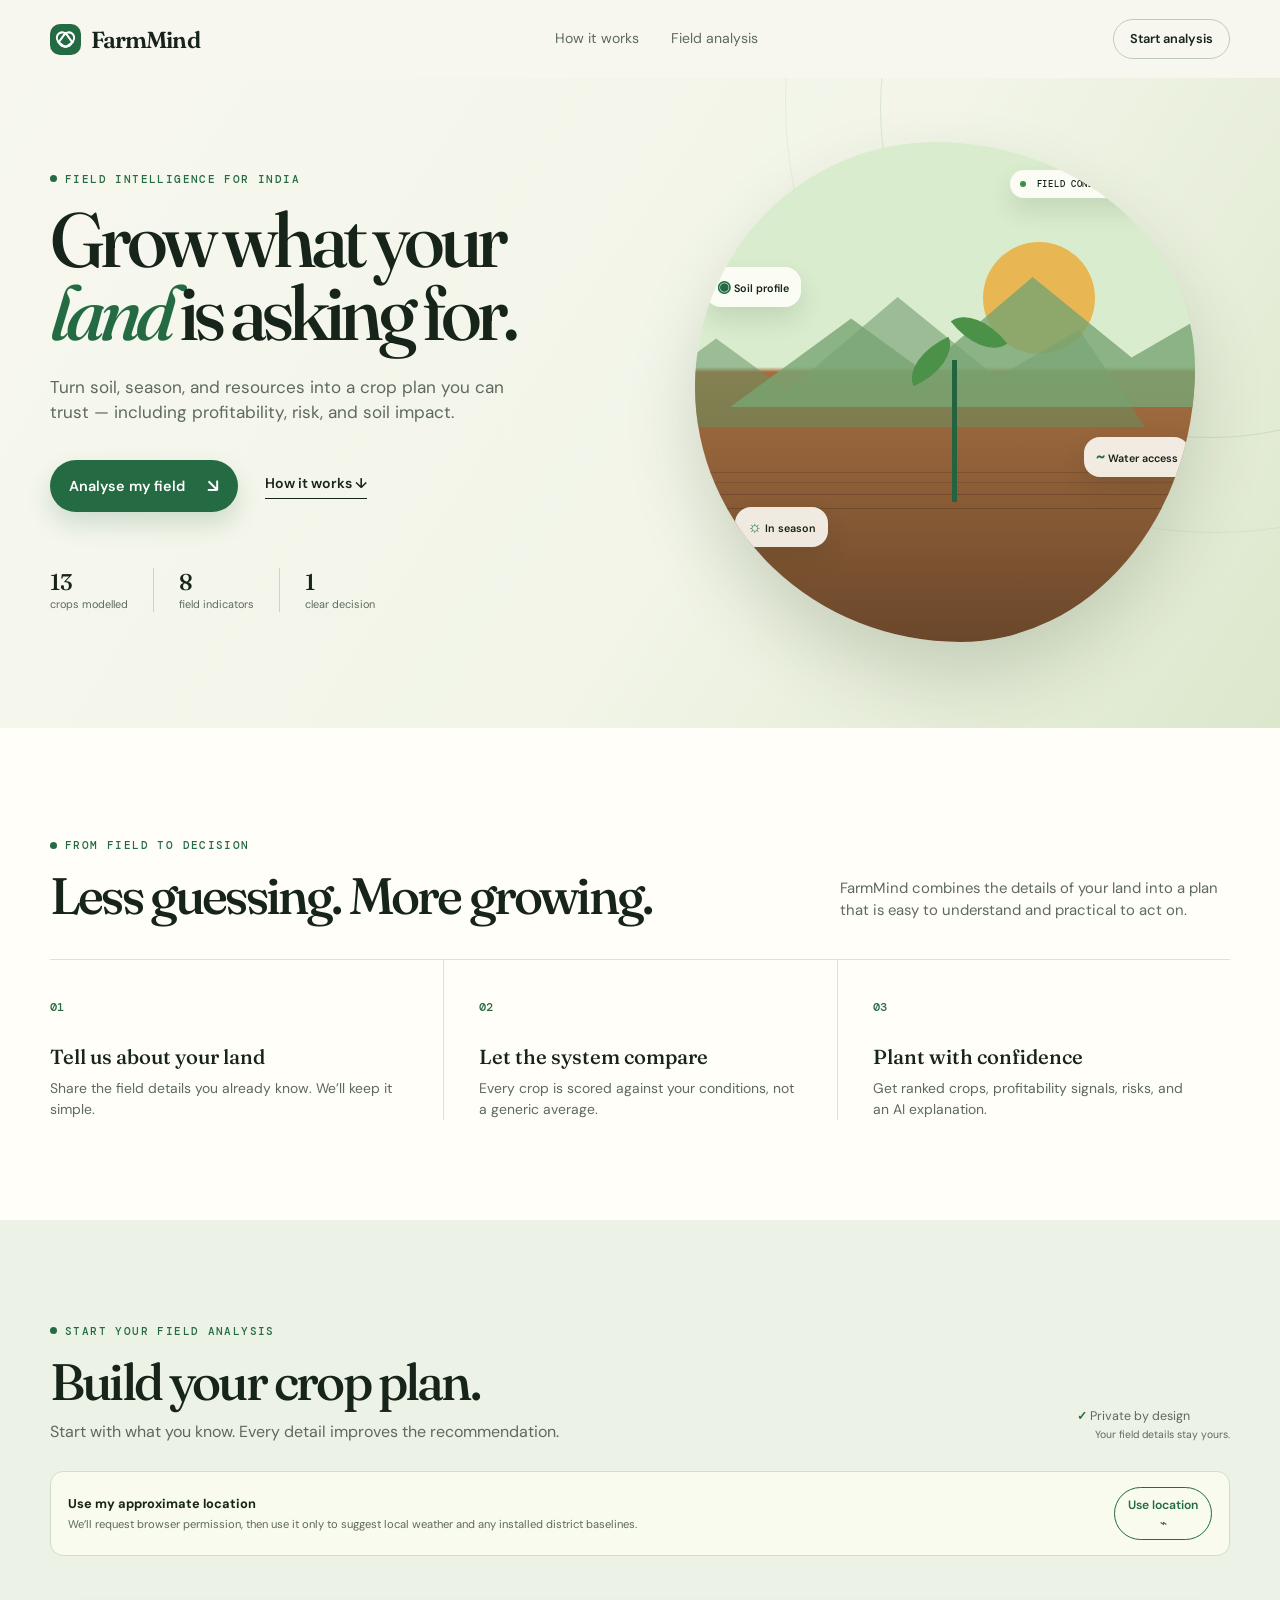
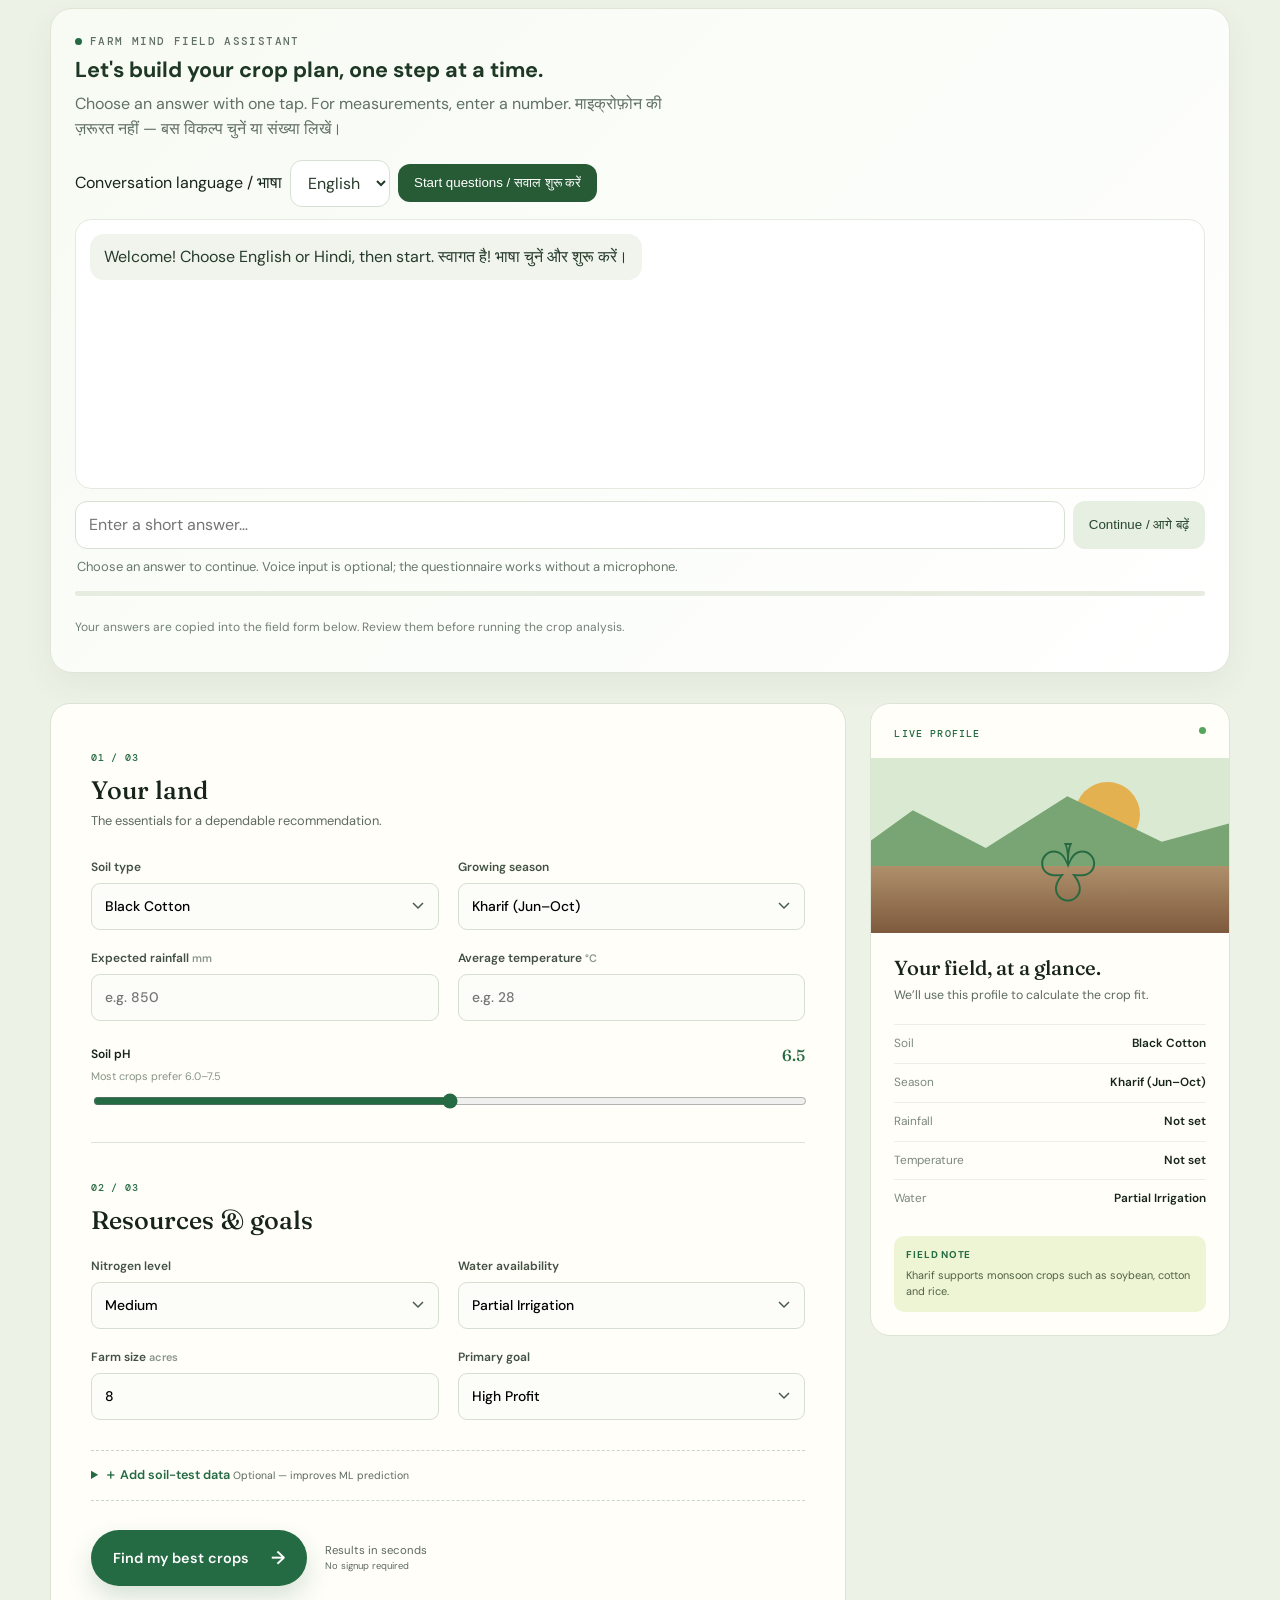
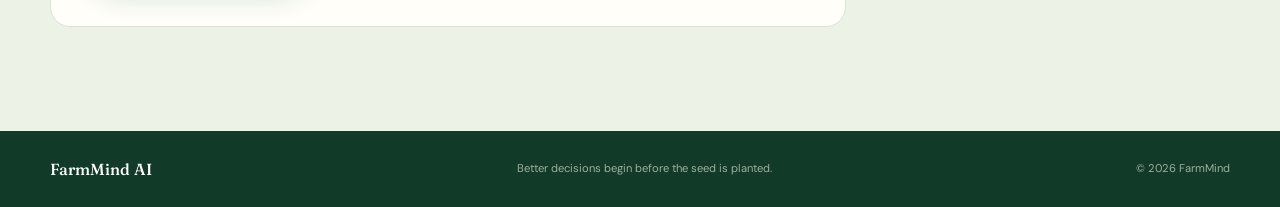
<file: frontend/index.html>
<!doctype html>
<html lang="en">
<head>
<meta charset="utf-8"><meta name="viewport" content="width=device-width,initial-scale=1">
<meta name="theme-color" content="#f7f7ef">
<meta name="description" content="Turn soil, season and resources into a practical crop plan with FarmMind AI.">
<title>FarmMind AI — Grow with clarity</title>
<link rel="stylesheet" href="./styles.css"><link rel="stylesheet" href="./chatbot.css">
</head>
<body>
<header class="site-header"><div class="container nav-wrap"><a class="brand" href="./index.html"><i class="brand-mark"></i>FarmMind</a><nav class="nav-links"><a href="#how-it-works">How it works</a><a href="#analysis">Field analysis</a></nav><a class="nav-cta" href="#analysis">Start analysis</a></div></header>
<main><section class="hero" id="top"><div class="hero-glow hero-glow--one"></div><div class="hero-glow hero-glow--two"></div><div class="container hero-grid"><div class="hero-copy"><p class="eyebrow"><span></span> Field intelligence for India</p><h1>Grow what your<br><em>land</em> is asking for.</h1><p class="hero-lede">Turn soil, season, and resources into a crop plan you can trust — including profitability, risk, and soil impact.</p><div class="hero-actions"><a class="button button--primary" href="#analysis">Analyse my field <span>↘</span></a><a class="text-link" href="#how-it-works">How it works <span>↓</span></a></div><div class="proof-row"><div><strong>13</strong><span>crops modelled</span></div><div><strong>8</strong><span>field indicators</span></div><div><strong>1</strong><span>clear decision</span></div></div></div><div class="field-orb" aria-hidden="true"><div class="orb-status"><i></i> Field conditions live</div><div class="sun-disc"></div><div class="mountain mountain--back"></div><div class="mountain mountain--front"></div><div class="field-rows"><i></i><i></i><i></i><i></i><i></i><i></i></div><div class="plant"><span class="plant-leaf plant-leaf--left"></span><span class="plant-leaf plant-leaf--right"></span><i></i></div><div class="data-chip data-chip--soil"><b>◉</b> Soil profile</div><div class="data-chip data-chip--water"><b>~</b> Water access</div><div class="data-chip data-chip--season"><b>☼</b> In season</div><div class="orb-caption"><span>FIELDMIND / 01</span><span>READY TO PLAN</span></div></div></div></section>
<section class="how-section" id="how-it-works"><div class="container"><p class="eyebrow"><span></span> From field to decision</p><div class="section-heading"><h2>Less guessing. More growing.</h2><p>FarmMind combines the details of your land into a plan that is easy to understand and practical to act on.</p></div><div class="steps"><article><b>01</b><h3>Tell us about your land</h3><p>Share the field details you already know. We’ll keep it simple.</p></article><article><b>02</b><h3>Let the system compare</h3><p>Every crop is scored against your conditions, not a generic average.</p></article><article><b>03</b><h3>Plant with confidence</h3><p>Get ranked crops, profitability signals, risks, and an AI explanation.</p></article></div></div></section>
<section class="analysis-section" id="analysis"><div class="container"><div class="analysis-heading"><div><p class="eyebrow"><span></span> Start your field analysis</p><h2>Build your crop plan.</h2><p>Start with what you know. Every detail improves the recommendation.</p></div><div class="secure-note"><span>✓</span> Private by design<br><small>Your field details stay yours.</small></div></div><div class="location-consent"><div><b>Use my approximate location</b><span>We’ll request browser permission, then use it only to suggest local weather and any installed district baselines.</span></div><button id="location-autofill" class="location-button" type="button">Use location <span>⌁</span></button></div><p id="location-status" class="location-status" aria-live="polite"></p><section class="voice-assistant" id="farmmind-voice-assistant" aria-label="FarmMind bilingual interactive field questionnaire">
<div class="voice-assistant__head"><div><p class="eyebrow"><span></span> FARM MIND FIELD ASSISTANT</p><h3>Let's build your crop plan, one step at a time.</h3><p>Choose an answer with one tap. For measurements, enter a number. माइक्रोफ़ोन की ज़रूरत नहीं — बस विकल्प चुनें या संख्या लिखें।</p></div></div>
<div class="voice-assistant__controls"><label for="chat-language">Conversation language / भाषा</label><select id="chat-language" data-chat-language><option value="en">English</option><option value="hi">हिंदी</option></select><button type="button" class="voice-assistant__button voice-assistant__button--primary" data-chat-start>Start questions / सवाल शुरू करें</button></div>
<div class="voice-assistant__log" data-chat-log aria-live="polite"><div class="voice-message voice-message--bot">Welcome! Choose English or Hindi, then start. स्वागत है! भाषा चुनें और शुरू करें।</div></div>
<div class="voice-assistant__entry"><input type="text" data-chat-input placeholder="Enter a short answer…" aria-label="Your answer"><button type="button" class="voice-assistant__button" data-chat-send>Continue / आगे बढ़ें</button></div>
<div class="voice-assistant__status" data-chat-status role="status"></div><div class="voice-assistant__progress"><span data-chat-progress></span></div>
<div class="voice-assistant__actions"><button type="button" class="voice-assistant__button" data-chat-skip hidden>Skip / छोड़ें</button><button type="button" class="voice-assistant__button voice-assistant__button--primary" data-chat-finish hidden>Review and analyse / जाँचें और विश्लेषण करें</button></div>
<p class="voice-assistant__note">Your answers are copied into the field form below. Review them before running the crop analysis.</p></section><form action="#" method="POST" class="analysis-layout" id="analysis-form"><div class="form-card"><div class="form-card__head"><span class="step-count">01 / 03</span><h3>Your land</h3><p>The essentials for a dependable recommendation.</p></div><div class="form-grid"><label class="input-group"><span>Soil type</span><select name="soil" id="soil" required><option value="loamy">Loamy</option><option value="sandy">Sandy</option><option value="clayey">Clayey</option><option value="silty">Silty</option><option value="black cotton" selected>Black Cotton</option><option value="alluvial">Alluvial</option><option value="red laterite">Red Laterite</option><option value="peaty">Peaty</option></select></label><label class="input-group"><span>Growing season</span><select name="season" id="season" required><option value="kharif" selected>Kharif (Jun–Oct)</option><option value="rabi">Rabi (Nov–Mar)</option><option value="zaid">Zaid (Apr–Jun)</option><option value="tropical">Tropical Year-Round</option><option value="semi-arid">Semi-Arid</option></select></label><label class="input-group"><span>Expected rainfall <small>mm</small></span><input type="number" name="rainfall" id="rainfall" placeholder="e.g. 850" min="0" required></label><label class="input-group"><span>Average temperature <small>°C</small></span><input type="number" name="temp" id="temp" placeholder="e.g. 28" min="0" max="55" required></label></div><div class="range-group"><div><span>Soil pH</span><small>Most crops prefer 6.0–7.5</small></div><output id="ph-output">6.5</output><input type="range" name="ph" id="ph" min="4" max="9" step="0.1" value="6.5" required></div><div class="form-divider"></div><div class="form-card__head form-card__head--compact"><span class="step-count">02 / 03</span><h3>Resources & goals</h3></div><div class="form-grid"><label class="input-group"><span>Nitrogen level</span><select name="nitrogen" id="nitrogen" required><option value="low">Low</option><option value="medium" selected>Medium</option><option value="high">High</option></select></label><label class="input-group"><span>Water availability</span><select name="water" id="water" required><option value="rainfed">Rainfed Only</option><option value="partial" selected>Partial Irrigation</option><option value="full">Full Irrigation</option></select></label><label class="input-group"><span>Farm size <small>acres</small></span><input type="number" name="farm_size" id="farm_size" min="1" step="1" value="8" required></label><label class="input-group"><span>Primary goal</span><select name="goal" id="goal" required><option value="yield">Maximum Yield</option><option value="profit" selected>High Profit</option><option value="soil">Soil Health</option><option value="water">Water Efficiency</option><option value="organic">Organic Farming</option></select></label></div><details class="advanced"><summary><span>＋</span> Add soil-test data <small>Optional — improves ML prediction</small></summary><div class="form-grid advanced-grid"><label class="input-group"><span>Humidity <small>%</small></span><input type="number" name="humidity" min="0" max="100" value="60"></label><label class="input-group"><span>Nitrogen (N)</span><input type="number" name="nitrogen_value" min="0" value="50"></label><label class="input-group"><span>Phosphorus (P)</span><input type="number" name="phosphorus_value" min="0" value="30"></label><label class="input-group"><span>Potassium (K)</span><input type="number" name="potassium_value" min="0" value="30"></label></div></details><div class="submit-row"><button class="button button--primary button--large" type="submit">Find my best crops <span>→</span></button><p>Results in seconds<br><small>No signup required</small></p></div></div><aside class="field-summary"><div class="summary-top"><span>LIVE PROFILE</span><i></i></div><div class="summary-visual"><div class="summary-sun"></div><div class="summary-hill"></div><div class="summary-sprout">♧</div></div><h3>Your field, at a glance.</h3><p>We’ll use this profile to calculate the crop fit.</p><dl><div><dt>Soil</dt><dd id="summary-soil">Black Cotton</dd></div><div><dt>Season</dt><dd id="summary-season">Kharif</dd></div><div><dt>Rainfall</dt><dd id="summary-rainfall">Not set</dd></div><div><dt>Temperature</dt><dd id="summary-temp">Not set</dd></div><div><dt>Water</dt><dd id="summary-water">Partial Irrigation</dd></div></dl><div class="summary-tip"><b>Field note</b><span>Kharif supports monsoon crops such as soybean, cotton and rice.</span></div></aside></form></div></section></main>
<footer class="site-footer"><div class="container footer-inner"><span class="footer-brand">FarmMind AI</span><p>Better decisions begin before the seed is planted.</p><p>© 2026 FarmMind</p></div></footer>
<script src="./config.js"></script><script src="./app.js"></script><script src="./chatbot.js"></script><script src="./submit.js"></script>
</body></html>
</file>
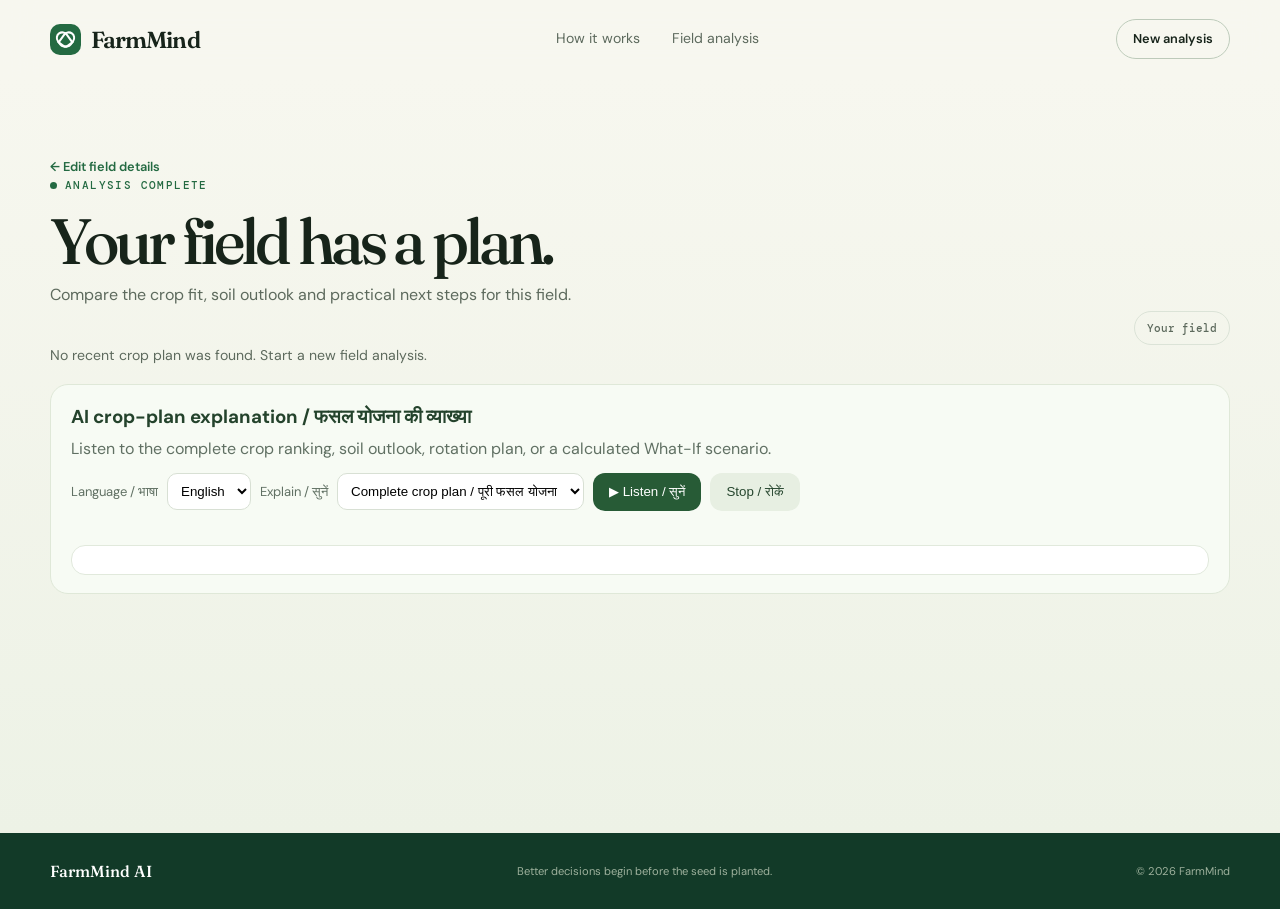
<file: frontend/results.html>
<!doctype html>
<html lang="en"><head><meta charset="utf-8"><meta name="viewport" content="width=device-width,initial-scale=1"><meta name="theme-color" content="#f7f7ef"><title>Your crop plan — FarmMind AI</title><link rel="stylesheet" href="./styles.css"><link rel="stylesheet" href="./chatbot.css"><link rel="stylesheet" href="./results.css"></head>
<body><header class="site-header"><div class="container nav-wrap"><a class="brand" href="./index.html"><i class="brand-mark"></i>FarmMind</a><nav class="nav-links"><a href="./index.html#how-it-works">How it works</a><a href="./index.html#analysis">Field analysis</a></nav><a class="nav-cta" href="./index.html#analysis">New analysis</a></div></header>
<main class="results-page results-dashboard"><div class="container"><a class="back-link" href="./index.html#analysis">← Edit field details</a><p class="eyebrow results-eyebrow"><span></span> Analysis complete</p><div class="results-heading-row"><div><h1 class="results-title">Your field has a plan.</h1><p class="results-lede">Compare the crop fit, soil outlook and practical next steps for this field.</p></div><span class="result-location" id="result-location">Your field</span></div>
<div id="results-content"><p class="empty-state">Loading your crop plan…</p></div>
<section class="voice-narration" id="dashboard-voice-narration"><h3>AI crop-plan explanation / फसल योजना की व्याख्या</h3><p>Listen to the complete crop ranking, soil outlook, rotation plan, or a calculated What-If scenario.</p><div class="voice-narration__controls"><label for="narration-language">Language / भाषा</label><select id="narration-language" data-narration-language><option value="en">English</option><option value="hi">हिंदी</option></select><label for="narration-scope">Explain / सुनें</label><select id="narration-scope" data-narration-scope><option value="plan">Complete crop plan / पूरी फसल योजना</option><option value="whatif">Latest What-If result / व्हाट-इफ परिणाम</option></select><button type="button" class="voice-assistant__button voice-assistant__button--primary" data-narration-play>▶ Listen / सुनें</button><button type="button" class="voice-assistant__button" data-narration-stop>Stop / रोकें</button></div><p class="voice-assistant__status" data-narration-status role="status"></p><div class="voice-narration__transcript" data-narration-text aria-live="polite"></div></section>
</div></main><footer class="site-footer"><div class="container footer-inner"><span class="footer-brand">FarmMind AI</span><p>Better decisions begin before the seed is planted.</p><p>© 2026 FarmMind</p></div></footer><script src="./config.js"></script><script src="./results.js"></script></body></html>
</file>
<file: frontend/styles.css>
@import url('https://fonts.googleapis.com/css2?family=DM+Mono:wght@400;500&family=DM+Sans:wght@400;500;600;700&family=Fraunces:opsz,wght@9..144,400;9..144,500;9..144,600&display=swap');
.results-dashboard .results-heading-row{display:flex;justify-content:space-between;gap:24px;align-items:flex-end}.result-location{border:1px solid var(--line);border-radius:999px;padding:9px 12px;color:var(--soft);font:500 .68rem var(--mono);white-space:nowrap}.champion-card{display:grid;grid-template-columns:1.25fr .42fr .6fr;gap:22px;align-items:stretch;margin:0 0 26px;padding:28px;border:1px solid #d8e5ca;border-radius:22px;background:linear-gradient(130deg,#f7fbef,#e8f3d8)}.champion-card__lead .eyebrow{margin-bottom:13px}.champion-crop{display:flex;gap:15px;align-items:center}.champion-emoji{display:grid;place-items:center;width:56px;height:56px;border-radius:17px;background:#fffef9;font-size:1.8rem}.champion-crop h2{margin:0;font:500 2rem/.95 var(--serif);letter-spacing:-.055em}.champion-crop p{margin:5px 0 0;color:var(--soft);font-size:.73rem}.champion-reasons{display:flex;flex-wrap:wrap;gap:7px;margin-top:18px}.champion-reasons span{border:1px solid #d4e2c4;border-radius:999px;background:#fdfef9;padding:5px 8px;color:#526144;font-size:.64rem}.champion-score{display:flex;flex-direction:column;justify-content:center;align-items:center;border-left:1px solid #cdddc0;border-right:1px solid #cdddc0;text-align:center}.champion-score span{font:500 .58rem var(--mono);letter-spacing:.12em;color:var(--green)}.champion-score b{font:500 3.35rem/.95 var(--serif);letter-spacing:-.08em;color:var(--green)}.champion-score b small{font:500 1.2rem var(--sans)}.champion-score em{margin-top:5px;border-radius:999px;background:#e0edd0;padding:4px 8px;color:#526144;font-size:.62rem;font-style:normal}.champion-metrics{display:grid;gap:10px;align-content:center;margin:0}.champion-metrics div{padding-bottom:10px;border-bottom:1px solid #d4e0ca}.champion-metrics div:last-child{border:0;padding:0}.champion-metrics dt{color:#718070;font-size:.64rem}.champion-metrics dd{margin:1px 0 0;font:500 1.1rem var(--serif)}.champion-note{grid-column:1/-1;border-top:1px solid #d4e0ca;padding-top:17px}.champion-note .eyebrow{margin-bottom:7px}.champion-note>p:last-child{max-width:900px;margin:0;color:#526144;font-size:.82rem;line-height:1.65}.dashboard-tabs{display:flex;gap:4px;overflow:auto;margin-bottom:25px;border-bottom:1px solid var(--line)}.dashboard-tab{flex:0 0 auto;border:0;border-bottom:2px solid transparent;background:transparent;padding:13px 14px;color:var(--soft);font:600 .73rem var(--sans);cursor:pointer}.dashboard-tab:hover,.dashboard-tab.is-active{color:var(--green)}.dashboard-tab.is-active{border-color:var(--green)}.dashboard-panel{animation:panel-in .22s ease}.dashboard-panel[hidden]{display:none}@keyframes panel-in{from{opacity:.3;transform:translateY(4px)}to{opacity:1;transform:none}}.panel-heading{display:flex;justify-content:space-between;align-items:end;gap:30px;margin:0 0 20px}.panel-heading .eyebrow{margin-bottom:8px}.panel-heading h2{margin:0;font:500 2rem var(--serif);letter-spacing:-.05em}.panel-heading>p{max-width:380px;margin:0;color:var(--soft);font-size:.78rem}.ranking-list{display:grid;gap:10px}.ranking-card{border:1px solid var(--line);border-radius:15px;background:var(--paper);overflow:hidden}.ranking-card summary{display:grid;grid-template-columns:35px 1fr auto 58px 18px;gap:13px;align-items:center;padding:16px 18px;cursor:pointer;list-style:none}.ranking-card summary::-webkit-details-marker{display:none}.ranking-crop b{font-size:.88rem}.ranking-crop small,.ranking-profit small{display:block;margin-top:2px;color:var(--soft);font-size:.65rem}.ranking-profit{text-align:right;color:#455547;font-size:.77rem}.ranking-score{font-size:.95rem;color:var(--green);text-align:right}.ranking-chevron{color:var(--green);font-size:1rem;transition:transform .2s}.ranking-card[open] .ranking-chevron{transform:rotate(180deg)}.ranking-detail{display:grid;grid-template-columns:1.35fr .65fr;gap:28px;border-top:1px solid var(--line);padding:21px 18px 24px;background:#fcfdf9}.ranking-detail h3{margin:0 0 11px;font:500 .9rem var(--serif)}.factor-grid{display:grid;grid-template-columns:repeat(2,1fr);gap:9px}.factor-grid article{border:1px solid #e2e9dd;border-radius:10px;padding:9px}.factor-grid article>div{display:flex;justify-content:space-between;gap:8px;font-size:.65rem}.factor-grid article>div span{color:var(--green);font-weight:700}.factor-grid i{display:block;height:4px;margin:7px 0;background:#e5ebe1;border-radius:99px;overflow:hidden}.factor-grid i em{display:block;height:100%;border-radius:inherit;background:var(--green)}.factor-grid small{display:block;min-height:1.2em;color:var(--soft);font-size:.6rem;line-height:1.25}.profit-grid{display:grid;grid-template-columns:1fr 1fr;gap:1px;margin:0;background:var(--line)}.profit-grid div{padding:9px;background:#fffef9}.profit-grid dt{color:var(--soft);font-size:.6rem}.profit-grid dd{margin:2px 0 0;font-size:.73rem;font-weight:700}.risk-title{margin-top:20px!important}.risk-flags{display:grid;gap:6px;margin:0;padding:0;list-style:none}.risk-flags li{padding:7px 8px;border-radius:7px;background:#fff3df;color:#865227;font-size:.65rem}.risk-clear{margin:0;border-radius:7px;background:#edf5d5;padding:8px;color:#526144;font-size:.65rem}.soil-layout{display:grid;grid-template-columns:.55fr 1fr;gap:24px}.soil-gauge-card{display:flex;flex-direction:column;align-items:center;justify-content:center;min-height:350px;border-radius:18px;background:#123a28;color:#f4faed;padding:25px;text-align:center}.soil-gauge{width:186px;height:186px;position:relative}.soil-gauge svg{width:100%;height:100%;transform:rotate(-90deg)}.soil-gauge circle{fill:none;stroke-width:9}.gauge-track{stroke:rgba(255,255,255,.16)}.gauge-value{stroke:#b9d669;stroke-linecap:round;stroke-dasharray:314;stroke-dashoffset:var(--gauge-offset);transition:stroke-dashoffset .7s ease}.soil-gauge>div{position:absolute;inset:0;display:grid;place-content:center}.soil-gauge b{font:500 2.6rem/.9 var(--serif)}.soil-gauge span{font-size:.7rem;color:#cbdac7}.soil-gauge-card h3{margin:18px 0 5px;font:500 1.18rem var(--serif)}.soil-gauge-card p{max-width:290px;margin:0;color:#c8d7c8;font-size:.72rem;line-height:1.55}.soil-timeline{display:grid;align-content:start;gap:0;border:1px solid var(--line);border-radius:18px;background:var(--paper);padding:8px 20px}.soil-step{position:relative;display:grid;grid-template-columns:16px 1fr auto;gap:14px;align-items:center;padding:18px 0;border-bottom:1px solid var(--line)}.soil-step:last-child{border:0}.soil-step:not(:last-child):before{content:'';position:absolute;left:7px;top:38px;bottom:-19px;width:1px;background:#ccdaca}.soil-step__dot{width:15px;height:15px;border:4px solid #b9d669;border-radius:50%;background:var(--deep);z-index:1}.soil-step--depleted .soil-step__dot{border-color:#e6a56d}.soil-step--neutral .soil-step__dot{border-color:#9fc49c}.soil-step small{font:500 .6rem var(--mono);color:var(--green);letter-spacing:.05em}.soil-step h3{margin:3px 0 2px;font:500 1rem var(--serif)}.soil-step p{margin:0;color:var(--soft);font-size:.66rem}.soil-step>b{display:grid;place-items:center;width:32px;height:32px;border-radius:50%;background:#edf5d5;color:var(--green);font-size:.65rem}.rotation-grid{display:grid;grid-template-columns:repeat(3,1fr);gap:15px}.rotation-card{position:relative;overflow:hidden;border:1px solid var(--line);border-radius:17px;background:var(--paper);padding:22px}.rotation-card>span{position:absolute;right:15px;top:13px;color:#dce8d5;font:500 2.5rem/.9 var(--serif)}.rotation-card>small{color:var(--green);font:500 .61rem var(--mono);letter-spacing:.1em;text-transform:uppercase}.rotation-crop{display:flex;align-items:center;gap:9px;margin-top:20px}.rotation-crop b{font-size:1.4rem}.rotation-crop h3{margin:0;font:500 1.4rem var(--serif);letter-spacing:-.04em}.rotation-card>p{min-height:36px;margin:15px 0;color:var(--soft);font-size:.7rem}.rotation-card dl{display:flex;justify-content:space-between;gap:10px;margin:0;border-top:1px solid var(--line);padding-top:11px}.rotation-card dt{font-size:.6rem;color:var(--soft)}.rotation-card dd{margin:2px 0 0;font-size:.68rem;font-weight:700}.whatif-layout{display:grid;grid-template-columns:.45fr 1fr;gap:20px}.scenario-buttons{display:grid;gap:8px}.scenario-buttons button{display:flex;flex-direction:column;align-items:start;gap:2px;border:1px solid var(--line);border-radius:10px;background:var(--paper);padding:12px;text-align:left;cursor:pointer}.scenario-buttons button:hover,.scenario-buttons button.is-active{border-color:var(--green);background:#edf5d5}.scenario-buttons button:disabled{opacity:.6;cursor:wait}.scenario-buttons b{font-size:.72rem}.scenario-buttons small{color:var(--soft);font-size:.62rem}.whatif-result{min-height:220px;border:1px solid var(--line);border-radius:16px;background:var(--paper);padding:20px}.whatif-result>p{margin:0;color:var(--soft);font-size:.77rem}.whatif-caption{color:var(--ink)!important;margin-bottom:16px!important}.whatif-table-wrap{overflow:auto}.whatif-result table{width:100%;border-collapse:collapse;font-size:.71rem}.whatif-result th{text-align:left;color:var(--soft);font-weight:500;font-size:.6rem}.whatif-result td,.whatif-result th{padding:10px 6px;border-bottom:1px solid var(--line)}.whatif-rank{color:var(--green);font:500 .62rem var(--mono)}.whatif-gain{color:#247044;font-weight:700}.whatif-loss{color:#ae563a;font-weight:700}.whatif-steady{color:var(--soft)}.whatif-error{color:#a04431!important}.ml-note{margin:-7px 0 16px;color:var(--soft);font-size:.73rem}.ml-predictions small{margin-left:6px;color:var(--soft);font-size:.61rem}@media(max-width:900px){.champion-card{grid-template-columns:1fr .45fr}.champion-metrics{grid-template-columns:repeat(3,1fr);grid-column:1/-1}.champion-metrics div{border:0;border-right:1px solid #cdddc0;padding:0}.champion-metrics div:last-child{border:0}.ranking-detail,.soil-layout,.whatif-layout{grid-template-columns:1fr}}@media(max-width:620px){.results-dashboard .results-heading-row,.panel-heading{display:block}.result-location{display:inline-block;margin-top:8px}.champion-card{grid-template-columns:1fr;padding:20px}.champion-score{border:0;border-top:1px solid #cdddc0;border-bottom:1px solid #cdddc0;padding:18px 0}.champion-metrics{grid-template-columns:1fr}.champion-metrics div{border:0;border-bottom:1px solid #cdddc0;padding-bottom:8px}.ranking-card summary{grid-template-columns:25px 1fr 46px 12px;gap:8px;padding:14px}.ranking-profit{display:none}.ranking-detail{padding:16px}.factor-grid,.rotation-grid{grid-template-columns:1fr}.soil-timeline{padding:8px 14px}.dashboard-tab{padding-inline:10px}}
.location-consent{display:flex;justify-content:space-between;gap:24px;align-items:center;margin:-10px 0 8px;padding:15px 17px;border:1px solid #d1deca;border-radius:13px;background:#f8fbed}.location-consent b{display:block;font-size:.8rem}.location-consent span{display:block;max-width:680px;margin-top:3px;font-size:.7rem;color:#5d6a5d}.location-button{flex:0 0 auto;border:1px solid #246a42;border-radius:999px;background:transparent;color:#246a42;padding:9px 13px;font:600 .76rem 'DM Sans',sans-serif;cursor:pointer}.location-button:hover{background:#246a42;color:#fff}.location-button:disabled{opacity:.55;cursor:wait}.location-status{min-height:1.25rem;margin:8px 0 18px;font-size:.72rem;color:#526144}.location-status.error{color:#a04431}.location-status.success{color:#246a42}@media(max-width:600px){.location-consent{align-items:flex-start;flex-direction:column;gap:12px}.location-button{width:100%}}
.results-page{min-height:calc(100vh - 145px);padding:76px 0;background:linear-gradient(180deg,#f7f7ef,#edf2e6)}.back-link{font-size:.8rem;color:#246a42;font-weight:600}.results-eyebrow{margin-top:42px}.results-title{margin-bottom:10px;font:500 clamp(2.8rem,5vw,4.5rem)/.98 Fraunces,Georgia,serif;letter-spacing:-.06em}.results-lede{color:#5d6a5d;font-size:1rem;margin-bottom:38px}.results-grid{display:grid;grid-template-columns:1.35fr .65fr;gap:24px}.results-card{background:#fffef9;border:1px solid #dbe3d7;border-radius:18px;padding:30px}.results-card h2{margin-bottom:18px;font:500 1.55rem Fraunces,Georgia,serif;letter-spacing:-.04em}.crop-list{list-style:none;padding:0;margin:0}.crop-list li{display:grid;grid-template-columns:34px 1fr auto;gap:12px;align-items:center;padding:15px 0;border-top:1px solid #dbe3d7}.rank{font:500 .7rem 'DM Mono',monospace;color:#246a42}.crop-list strong{font-size:.93rem}.crop-list small{display:block;margin-top:3px;color:#5d6a5d;font-size:.7rem}.crop-score{font-size:.9rem;font-weight:700;color:#246a42}.insight-card{background:#123a28;border:0;color:#f5faee}.insight-card .eyebrow{color:#b9d669}.insight-card .eyebrow span{background:#b9d669}.insight-card h2{color:white}.insight-card p:last-child{color:#c8d7c8;font-size:.88rem;line-height:1.7}.ml-card{margin-top:24px}.ml-predictions{display:flex;flex-wrap:wrap;gap:10px}.ml-predictions span{padding:9px 12px;border-radius:999px;background:#edf5d5;font-size:.78rem;color:#526144}.ml-predictions b{color:#246a42;margin-left:5px}.empty-state{color:#5d6a5d;font-size:.88rem}@media(max-width:800px){.results-grid{grid-template-columns:1fr}.results-page{padding:55px 0}}
:root{--ink:#17241a;--soft:#5d6a5d;--cream:#f7f7ef;--paper:#fffef9;--sage:#edf2e6;--green:#246a42;--deep:#123a28;--line:#dbe3d7;--serif:Fraunces,Georgia,serif;--sans:'DM Sans',sans-serif;--mono:'DM Mono',monospace}*{box-sizing:border-box}html{scroll-behavior:smooth}body{margin:0;background:var(--cream);font-family:var(--sans);color:var(--ink);line-height:1.5}.container{width:min(1180px,calc(100% - 48px));margin:auto}a{text-decoration:none;color:inherit}.site-header{height:78px;display:flex;align-items:center;background:rgba(247,247,239,.82);backdrop-filter:blur(16px);position:sticky;top:0;z-index:20}.nav-wrap{display:flex;justify-content:space-between;align-items:center}.brand{display:flex;align-items:center;gap:10px;font:600 1.45rem var(--serif);letter-spacing:-.04em}.brand-mark{width:31px;height:31px;border-radius:10px;background:var(--green);position:relative}.brand-mark:before,.brand-mark:after{content:'';position:absolute;width:9px;height:13px;border:2px solid white;border-radius:12px 12px 0 12px;top:7px}.brand-mark:before{left:7px;transform:rotate(-36deg)}.brand-mark:after{right:7px;transform:rotate(36deg) scaleX(-1)}.nav-links{display:flex;gap:32px;font-size:.88rem;color:var(--soft)}.nav-links a:hover{color:var(--green)}.nav-cta{border:1px solid #bdcaba;border-radius:999px;padding:9px 16px;font-size:.8rem;font-weight:600}.nav-cta:hover{background:var(--green);color:white}
.hero{min-height:650px;padding:64px 0 74px;overflow:hidden;position:relative;background:linear-gradient(123deg,#f7f7ef 0%,#f2f5e8 57%,#dce7cc 100%)}.hero-grid{display:grid;grid-template-columns:1.05fr .95fr;gap:54px;align-items:center}.hero-glow{position:absolute;border:1px solid rgba(36,106,66,.12);border-radius:50%;pointer-events:none}.hero-glow--one{width:660px;height:660px;right:-260px;top:-300px}.hero-glow--two{width:860px;height:860px;right:-365px;top:-405px;border-color:rgba(36,106,66,.07)}.eyebrow{display:flex;align-items:center;gap:8px;margin:0 0 18px;color:var(--green);font:500 .67rem var(--mono);text-transform:uppercase;letter-spacing:.13em}.eyebrow span{width:7px;height:7px;border-radius:50%;background:var(--green)}h1,h2,h3,p{margin-top:0}.hero h1{font:500 clamp(3.3rem,6vw,5.35rem)/.95 var(--serif);letter-spacing:-.065em;margin-bottom:25px}.hero h1 em{color:var(--green)}.hero-lede{max-width:470px;color:var(--soft);font-size:1.07rem}.hero-actions{display:flex;align-items:center;gap:27px;margin-top:34px}.button{display:inline-flex;align-items:center;gap:22px;border:0;border-radius:999px;padding:14px 19px;cursor:pointer;font:600 .9rem var(--sans);transition:.2s}.button--primary{background:var(--green);color:white;box-shadow:0 12px 24px rgba(36,106,66,.18)}.button--primary:hover{background:var(--deep);transform:translateY(-2px)}.button span{font-size:1.15rem}.text-link{font-size:.88rem;font-weight:600;border-bottom:1px solid var(--ink);padding-bottom:3px}.proof-row{display:flex;margin-top:56px}.proof-row div{padding:0 25px;border-left:1px solid #cbd5c2;display:flex;flex-direction:column}.proof-row div:first-child{padding-left:0;border:0}.proof-row strong{font:500 1.42rem var(--serif)}.proof-row span{font-size:.68rem;color:var(--soft)}
.field-orb{width:min(100%,500px);aspect-ratio:1;position:relative;overflow:hidden;border-radius:48% 52% 47% 53% / 49% 45% 55% 51%;background:linear-gradient(#d9ecce 0 45%,#a56e40 46%,#6a472b);box-shadow:0 35px 70px rgba(42,67,35,.18)}.sun-disc{position:absolute;width:112px;height:112px;border-radius:50%;background:#e8b652;top:20%;right:20%}.mountain{position:absolute;bottom:43%;width:110%;height:130px;background:#669363;clip-path:polygon(0 100%,22% 32%,35% 72%,55% 0,73% 62%,88% 25%,100% 100%)}.mountain--back{left:-20%;opacity:.52}.mountain--front{left:7%;background:#79a574;bottom:47%;opacity:.8}.field-rows{position:absolute;inset:47% -12% 0;transform:perspective(280px) rotateX(55deg);opacity:.52}.field-rows i{display:block;height:1px;background:#4b2f1c;margin-bottom:25px}.plant{position:absolute;width:100px;height:190px;left:42%;top:34%;z-index:1}.plant>i{display:block;width:5px;height:142px;position:absolute;left:47px;top:48px;background:#23633d}.plant-leaf{position:absolute;width:52px;height:31px;background:#4c9148;border-radius:100% 0 100% 0}.plant-leaf--left{left:0;top:34px;transform:rotate(-24deg)}.plant-leaf--right{right:0;top:5px;transform:rotate(52deg)}.orb-status,.data-chip{position:absolute;z-index:3;background:rgba(255,254,249,.88);box-shadow:0 12px 25px rgba(35,50,27,.12)}.orb-status{right:28px;top:28px;padding:8px 10px;border-radius:20px;font:500 .58rem var(--mono);letter-spacing:.08em;text-transform:uppercase}.orb-status i{display:inline-block;width:6px;height:6px;border-radius:50%;background:#3c8e49;margin-right:5px}.data-chip{padding:8px 12px;border-radius:16px;font-size:.67rem;font-weight:600}.data-chip b{font-size:1rem;color:var(--green)}.data-chip--soil{top:25%;left:2%}.data-chip--water{right:1%;bottom:33%}.data-chip--season{left:8%;bottom:19%}.orb-caption{position:absolute;z-index:3;bottom:25px;left:32px;right:32px;color:white;display:flex;justify-content:space-between;font:500 .55rem var(--mono);letter-spacing:.12em}
.how-section{padding:110px 0 100px;background:var(--paper)}.section-heading{display:flex;justify-content:space-between;align-items:end;padding-bottom:38px;border-bottom:1px solid var(--line)}.section-heading h2,.analysis-heading h2{margin:0;font:500 clamp(2.4rem,4vw,3.6rem)/1 var(--serif);letter-spacing:-.055em}.section-heading p{max-width:390px;color:var(--soft);font-size:.93rem;margin:0}.steps{display:grid;grid-template-columns:repeat(3,1fr)}.steps article{padding:34px 35px 0;border-left:1px solid var(--line)}.steps article:first-child{padding-left:0;border:0}.steps b{font:500 .75rem var(--mono);color:var(--green)}.steps h3{margin:26px 0 9px;font:500 1.27rem var(--serif)}.steps p{margin:0;color:var(--soft);font-size:.87rem}.analysis-section{padding:104px 0;background:var(--sage)}.analysis-heading{display:flex;justify-content:space-between;align-items:end;margin-bottom:37px}.analysis-heading>div>p:not(.eyebrow){color:var(--soft);margin:13px 0 0}.secure-note{font-size:.78rem;color:var(--soft)}.secure-note span{color:var(--green);font-weight:bold}.secure-note small{margin-left:18px}.analysis-layout{display:grid;grid-template-columns:1.55fr .7fr;gap:24px;align-items:start}.form-card,.field-summary{background:var(--paper);border:1px solid #dbe4d5;border-radius:20px}.form-card{padding:40px}.form-card__head{margin-bottom:28px}.step-count{font:500 .65rem var(--mono);letter-spacing:.08em;color:var(--green)}.form-card h3{margin:6px 0;font:500 1.58rem var(--serif)}.form-card__head p{font-size:.8rem;color:var(--soft);margin:0}.form-card__head--compact{margin-bottom:22px}.form-grid{display:grid;grid-template-columns:1fr 1fr;gap:19px}.input-group{display:block}.input-group span{display:block;margin-bottom:7px;font-size:.75rem;font-weight:600;color:#425143}.input-group small{font-size:.68rem;color:#8a9789}.input-group input,.input-group select{width:100%;height:47px;border:1px solid #d5ded1;border-radius:9px;background:#fcfdf9;padding:0 13px;font:500 .87rem var(--sans);outline:0}.input-group select{appearance:none;background-image:url("data:image/svg+xml,%3Csvg xmlns='http://www.w3.org/2000/svg' width='12' height='8'%3E%3Cpath d='M1 1l5 5 5-5' fill='none' stroke='%234b5a4c' stroke-width='1.5'/%3E%3C/svg%3E");background-repeat:no-repeat;background-position:right 14px center}.input-group input:focus,.input-group select:focus{border-color:var(--green);box-shadow:0 0 0 3px rgba(36,106,66,.1)}.range-group{display:grid;grid-template-columns:1fr auto;gap:4px 20px;margin-top:24px}.range-group span{display:block;font-size:.75rem;font-weight:600}.range-group small{font-size:.68rem;color:#879486}.range-group output{font:500 1rem var(--serif);color:var(--green)}.range-group input{grid-column:1/-1;width:100%;accent-color:var(--green)}.form-divider{border-top:1px solid var(--line);margin:31px 0}.advanced{border-top:1px dashed #cbd7c6;border-bottom:1px dashed #cbd7c6;margin-top:30px;padding:15px 0}.advanced summary{cursor:pointer;font-size:.79rem;font-weight:600;color:var(--green)}.advanced summary small{font-weight:400;color:var(--soft)}.advanced-grid{padding-top:19px}.submit-row{display:flex;align-items:center;gap:18px;margin-top:29px}.button--large{padding:16px 22px}.submit-row p{margin:0;color:var(--soft);font-size:.71rem;line-height:1.35}.field-summary{padding:23px;position:sticky;top:98px}.summary-top{display:flex;justify-content:space-between;font:500 .61rem var(--mono);letter-spacing:.12em;color:var(--green)}.summary-top i{width:7px;height:7px;border-radius:50%;background:#56a45d}.summary-visual{height:175px;margin:18px -23px 22px;position:relative;overflow:hidden;background:linear-gradient(#dae9d1 0 57%,#b4956f 58%,#7d5a3d)}.summary-sun{position:absolute;width:65px;height:65px;border-radius:50%;right:25%;top:24px;background:#e4b151}.summary-hill{position:absolute;bottom:38%;width:120%;height:70px;left:-10%;background:#79a574;clip-path:polygon(0 100%,18% 20%,35% 74%,54% 0,76% 65%,100% 25%,100% 100%)}.summary-sprout{position:absolute;left:45%;bottom:23px;font-size:5rem;line-height:1;color:#276a42;transform:rotate(180deg)}.field-summary h3{margin:0 0 6px;font:500 1.27rem var(--serif)}.field-summary>p{font-size:.77rem;color:var(--soft);margin-bottom:20px}.field-summary dl{margin:0}.field-summary dl div{display:flex;justify-content:space-between;padding:10px 0;border-top:1px solid #edf0e9;font-size:.74rem}.field-summary dt{color:#7d897d}.field-summary dd{margin:0;font-weight:600}.summary-tip{margin-top:18px;padding:12px;border-radius:10px;background:#edf5d5;color:#526144;font-size:.68rem}.summary-tip b{display:block;margin-bottom:4px;color:var(--green);font-size:.62rem;text-transform:uppercase;letter-spacing:.08em}.site-footer{padding:28px 0;background:var(--deep);color:#d8e3d1}.footer-inner{display:flex;justify-content:space-between;align-items:center;font-size:.7rem}.footer-brand{font:500 1rem var(--serif);color:#fff}.site-footer p{margin:0;color:#9db09c}@media(max-width:800px){.container{width:min(100% - 34px,1180px)}.nav-links{display:none}.hero{padding:42px 0 56px;min-height:0}.hero-grid,.analysis-layout{grid-template-columns:1fr}.field-orb{width:min(100%,430px);margin:auto}.how-section,.analysis-section{padding:70px 0}.section-heading,.analysis-heading{display:block}.section-heading p,.secure-note{margin-top:20px}.steps{grid-template-columns:1fr}.steps article,.steps article:first-child{padding:25px 0;border:0;border-top:1px solid var(--line)}.field-summary{position:static}.footer-inner{flex-direction:column;align-items:flex-start;gap:10px}}@media(max-width:500px){.site-header{height:66px}.nav-cta{padding:8px 11px;font-size:.7rem}.hero h1{font-size:3rem}.hero-actions{flex-direction:column;align-items:flex-start;gap:18px}.proof-row{margin-top:40px}.proof-row div{padding:0 13px}.field-orb{border-radius:38px}.form-card{padding:26px 19px}.form-grid{grid-template-columns:1fr}.advanced-grid{grid-template-columns:1fr}.submit-row{flex-direction:column;align-items:flex-start}}
</file>
<file: frontend/chatbot.css>
/* FarmMind bilingual voice assistant */
.voice-assistant{margin:24px 0 30px;padding:24px;border:1px solid #dfe6d7;border-radius:22px;background:linear-gradient(135deg,#f7fbf3,#fff);box-shadow:0 12px 32px rgba(31,64,35,.06)}
.voice-assistant__head{display:flex;justify-content:space-between;gap:16px;align-items:flex-start;flex-wrap:wrap}
.voice-assistant__head h3{margin:4px 0 6px;font-size:1.35rem;color:#1e3825}
.voice-assistant__head p{margin:0;color:#617064;max-width:620px;line-height:1.55}
.voice-assistant__controls{display:flex;gap:8px;align-items:center;flex-wrap:wrap;margin:18px 0 12px}
.voice-assistant select,.voice-assistant input{border:1px solid #d8e0d4;border-radius:12px;padding:11px 13px;background:#fff;font:inherit;color:#263b2b}
.voice-assistant__button{border:0;border-radius:12px;padding:11px 16px;font:600 14px inherit;cursor:pointer;background:#e7efe2;color:#26462e}
.voice-assistant__button--primary{background:#275b36;color:#fff}
.voice-assistant__button:disabled{opacity:.45;cursor:not-allowed}
.voice-assistant__log{height:230px;overflow:auto;background:#fff;border:1px solid #e5eae1;border-radius:16px;padding:14px;display:flex;flex-direction:column;gap:10px}
.voice-message{max-width:min(88%,620px);padding:11px 14px;border-radius:14px;line-height:1.5;white-space:pre-wrap}
.voice-message--bot{align-self:flex-start;background:#f0f4ec;color:#263b2b}
.voice-message--user{align-self:flex-end;background:#e3f1e5;color:#21442a}
.voice-assistant__entry{display:flex;gap:8px;margin-top:12px}
.voice-assistant__entry input{flex:1;min-width:0}
.voice-assistant__status{font-size:13px;color:#68786b;min-height:20px;margin:8px 2px 0}
.voice-assistant__note{font-size:12px;color:#738075;margin-top:10px}
.voice-assistant__progress{height:5px;border-radius:9px;background:#e6ecdf;overflow:hidden;margin-top:14px}
.voice-assistant__progress span{display:block;height:100%;width:0;background:#4d8b54;transition:width .2s}
.voice-assistant__actions{display:flex;gap:8px;flex-wrap:wrap;margin-top:12px}
.voice-narration{margin:18px 0 24px;padding:18px 20px;border:1px solid #dfe8d8;border-radius:18px;background:#f7fbf4}
.voice-narration h3{margin:0 0 6px;color:#24432c}
.voice-narration p{margin:0 0 12px;color:#607063}
.voice-narration__controls{display:flex;gap:9px;align-items:center;flex-wrap:wrap}
.voice-narration select{border:1px solid #d8e0d4;border-radius:10px;padding:9px;background:#fff}
@media(max-width:600px){.voice-assistant{padding:16px}.voice-assistant__entry{flex-wrap:wrap}.voice-assistant__entry input{flex-basis:100%}.voice-message{max-width:96%}}

/* Guided tap-to-answer questionnaire */
.voice-assistant__hint{font-size:13px;color:#718071;padding:2px 4px 6px}
.voice-assistant__choices{display:grid;grid-template-columns:repeat(auto-fit,minmax(145px,1fr));gap:9px;margin:2px 0 10px}
.voice-assistant__choice{min-height:48px;padding:12px 14px;border:1px solid #d8e4d4;border-radius:13px;background:#f6faf3;color:#25452d;text-align:left;font:600 14px inherit;cursor:pointer;transition:background .15s,border-color .15s,transform .15s}
.voice-assistant__choice:hover,.voice-assistant__choice:focus-visible{background:#e6f1e3;border-color:#6e9d70;transform:translateY(-1px);outline:2px solid transparent}
.voice-assistant__entry input[type=number]{max-width:260px}
.voice-assistant__entry input[hidden],.voice-assistant__entry button[hidden]{display:none}
.voice-assistant__actions [hidden]{display:none}
.voice-assistant__log{height:270px}
.voice-assistant__status{min-height:20px}
@media(max-width:600px){.voice-assistant__choices{grid-template-columns:repeat(2,minmax(0,1fr))}.voice-assistant__entry input{max-width:none;flex:1 1 100%}.voice-assistant__entry button{flex:1}}

.voice-narration__transcript{margin-top:14px;padding:14px 16px;border:1px solid #e1e9dc;border-radius:14px;background:#fff;color:#344b38;line-height:1.7;white-space:pre-wrap;max-height:320px;overflow:auto}
.voice-narration__controls label{font-size:13px;color:#607063}
.voice-narration__controls select{max-width:100%}
</file>
<file: frontend/results.css>
.results-page{min-height:calc(100vh - 145px);padding:76px 0;background:linear-gradient(180deg,#f7f7ef,#edf2e6)}.results-heading-row{display:flex;justify-content:space-between;gap:24px;align-items:flex-end}.result-location{border:1px solid var(--line);border-radius:999px;padding:9px 12px;color:var(--soft);font:500 .68rem var(--mono);white-space:nowrap}.champion-card{display:grid;grid-template-columns:1.25fr .42fr .6fr;gap:22px;align-items:stretch;margin:0 0 26px;padding:28px;border:1px solid #d8e5ca;border-radius:22px;background:linear-gradient(130deg,#f7fbef,#e8f3d8)}.champion-card h2{margin:0;font:500 2rem var(--serif)}.champion-score{display:flex;flex-direction:column;justify-content:center;align-items:center;border-left:1px solid #cdddc0;border-right:1px solid #cdddc0;color:var(--green)}.champion-score b{font:500 3.35rem var(--serif)}.champion-metrics{display:grid;gap:10px;margin:0}.champion-metrics dt,.ranking-profit small{color:var(--soft);font-size:.65rem}.champion-metrics dd{margin:0;font:500 1.1rem var(--serif)}.champion-note{grid-column:1/-1;border-top:1px solid #d4e0ca;padding-top:15px}.dashboard-tabs{display:flex;gap:4px;overflow:auto;margin:24px 0;border-bottom:1px solid var(--line)}.dashboard-tab{border:0;border-bottom:2px solid transparent;background:transparent;padding:13px;color:var(--soft);cursor:pointer}.dashboard-tab.is-active{border-color:var(--green);color:var(--green)}.dashboard-panel[hidden]{display:none}.ranking-list,.scenario-buttons{display:grid;gap:10px}.ranking-card,.results-card,.whatif-result{border:1px solid var(--line);border-radius:15px;background:var(--paper);padding:18px}.ranking-card summary{display:flex;gap:15px;align-items:center;cursor:pointer}.ranking-crop{flex:1}.ranking-crop small{display:block;color:var(--soft)}.ranking-score{color:var(--green)}.ranking-detail{display:grid;grid-template-columns:1fr 1fr;gap:20px;border-top:1px solid var(--line);margin-top:15px;padding-top:15px}.factor-grid{display:grid;grid-template-columns:1fr 1fr;gap:8px}.factor-grid article,.profit-grid div{padding:9px;background:#f7f8f2;border-radius:8px}.factor-grid i{display:block;height:4px;background:#e5ebe1;margin:7px 0}.factor-grid em{display:block;height:100%;background:var(--green)}.profit-grid{display:grid;grid-template-columns:1fr 1fr;gap:6px}.profit-grid dt,.soil-step small{color:var(--soft);font-size:.65rem}.profit-grid dd{margin:2px 0;font-weight:700}.risk-flags{color:#865227}.soil-layout{display:grid;grid-template-columns:.55fr 1fr;gap:20px}.soil-gauge-card{background:#123a28;color:white;border-radius:18px;padding:24px;text-align:center}.soil-gauge-card strong{display:block;font:500 3rem var(--serif)}.soil-timeline,.rotation-grid{display:grid;gap:10px}.soil-step,.rotation-card{padding:15px;border:1px solid var(--line);border-radius:12px;background:var(--paper)}.rotation-grid{grid-template-columns:repeat(3,1fr)}.rotation-card h3{font:500 1.3rem var(--serif)}.scenario-buttons button{border:1px solid var(--line);border-radius:10px;background:var(--paper);padding:12px;text-align:left;cursor:pointer}.scenario-buttons button:disabled{opacity:.6}.whatif-layout{display:grid;grid-template-columns:.45fr 1fr;gap:18px}.whatif-result table{width:100%;border-collapse:collapse}.whatif-result td,.whatif-result th{text-align:left;padding:9px;border-bottom:1px solid var(--line)}.whatif-gain{color:#247044}.whatif-loss{color:#ae563a}.ml-predictions{display:flex;gap:10px;flex-wrap:wrap}.ml-predictions span{padding:9px 12px;background:#edf5d5;border-radius:999px}.empty-state{color:var(--soft)}@media(max-width:800px){.champion-card,.ranking-detail,.soil-layout,.whatif-layout{grid-template-columns:1fr}.champion-score{border:0;border-top:1px solid #cdddc0;padding:15px}.rotation-grid{grid-template-columns:1fr}.results-heading-row{display:block}}
</file>
